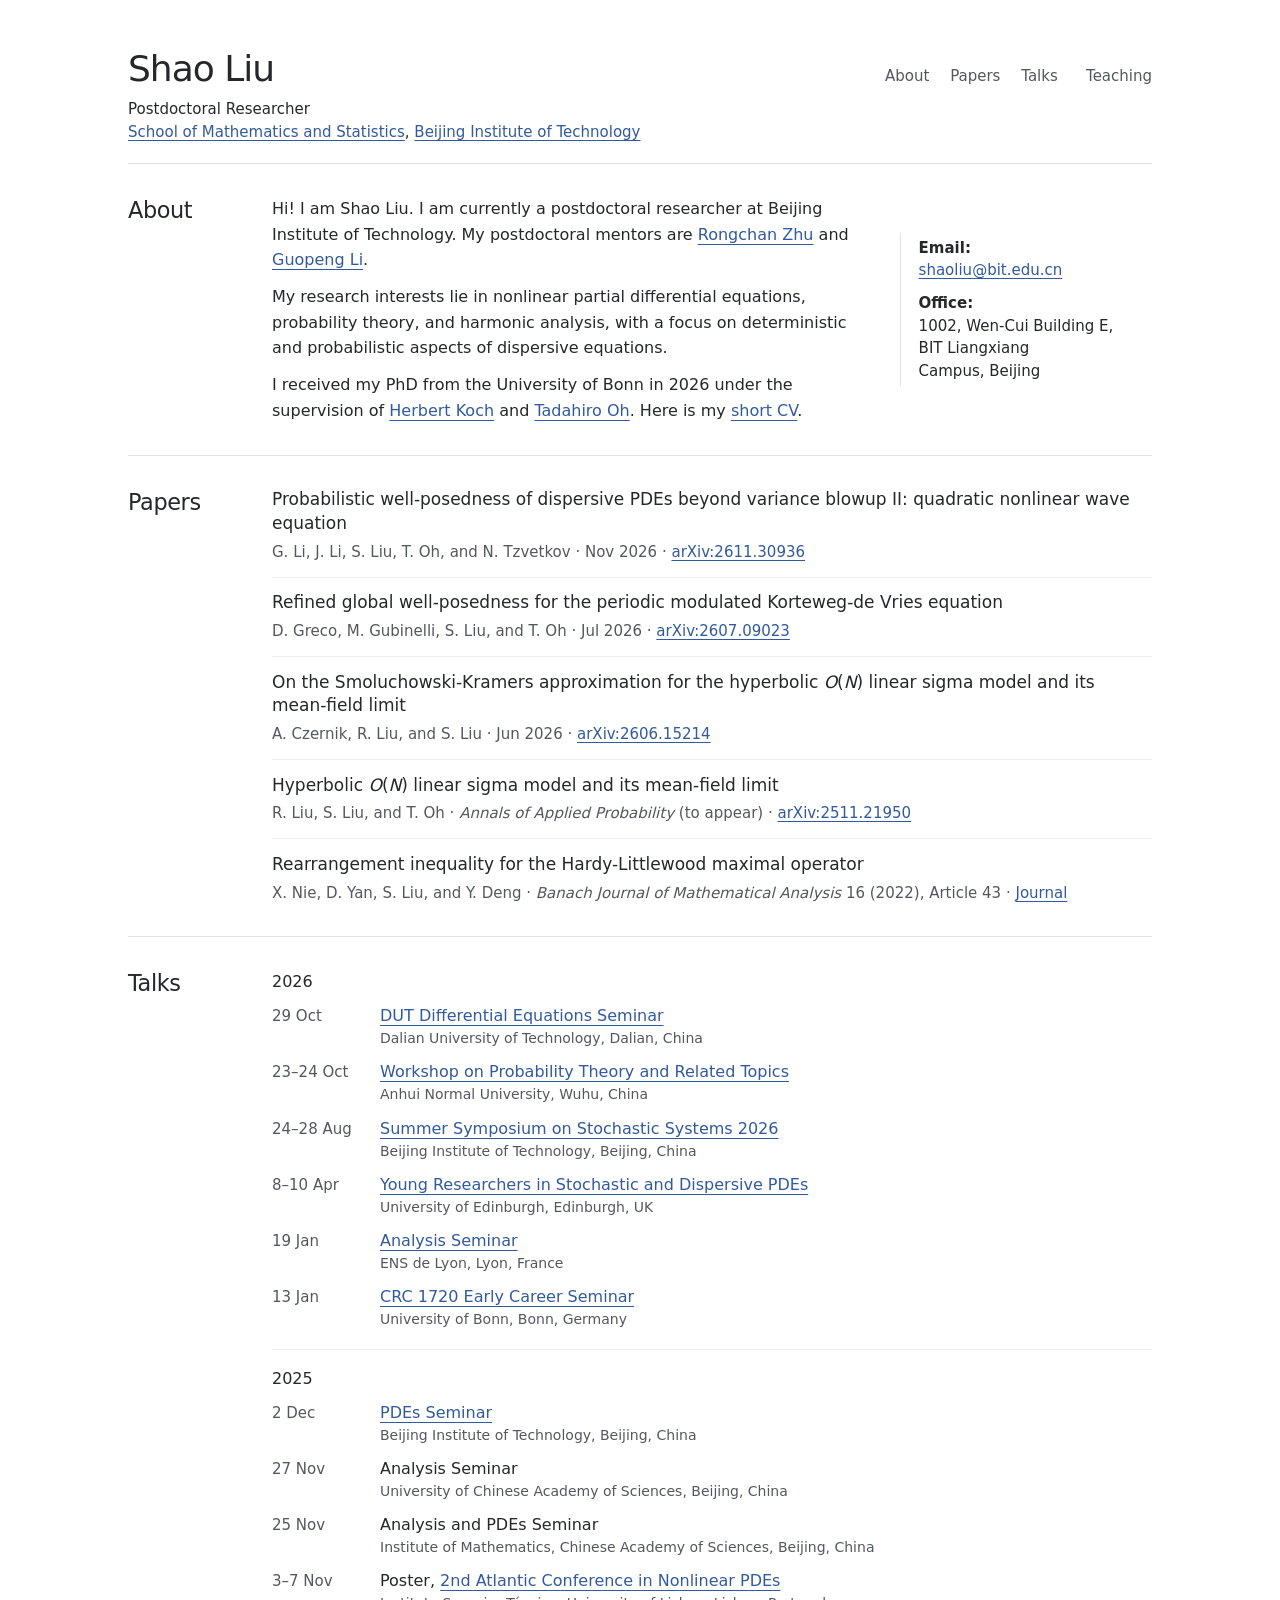
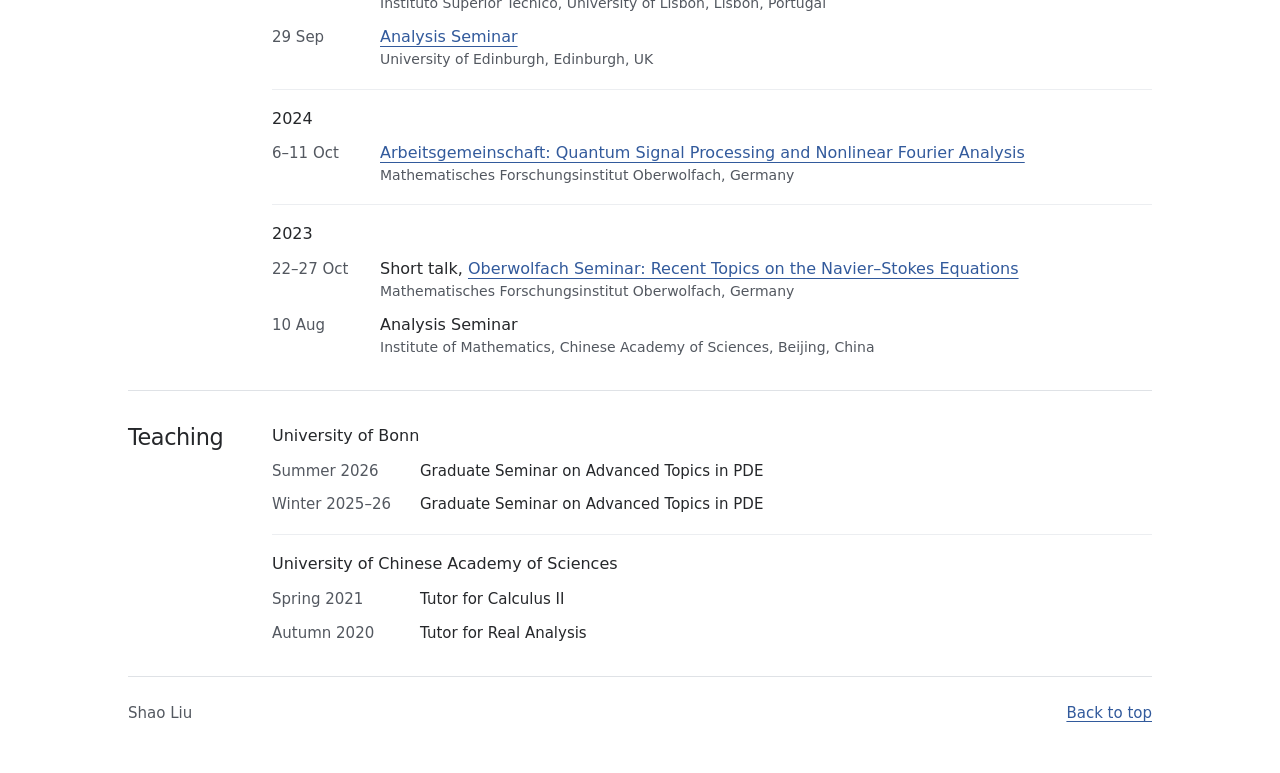
<file: index.html>
<!doctype html>
<html lang="en">
<head>
  <meta charset="utf-8">
  <meta name="viewport" content="width=device-width, initial-scale=1">
  <meta name="description" content="Shao Liu's academic homepage. Research in nonlinear partial differential equations, dispersive PDEs, and harmonic analysis.">
  <meta name="theme-color" content="#ffffff">
  <title>Shao Liu | Mathematics</title>
  <link rel="stylesheet" href="styles.css?v=9">
</head>
<body>
  <a class="skip-link" href="#main">Skip to content</a>
  <header class="wrap site-header" id="top">
    <div class="identity">
      <h1>Shao Liu</h1>
      <p class="affiliation">
        <strong>Postdoctoral Researcher</strong><br>
        <a href="https://math.bit.edu.cn/en/">School of Mathematics and Statistics</a>,
        <a href="https://english.bit.edu.cn/">Beijing Institute of Technology</a>
      </p>
    </div>
    <nav class="site-nav" aria-label="Main navigation">
      <a href="#research">About</a>
      <a href="#papers">Papers</a>
      <a href="#talks">Talks</a>
      <a href="#teaching">Teaching</a>
    </nav>
  </header>

  <main class="wrap" id="main" tabindex="-1">
    <section class="introduction" id="research" aria-labelledby="about-title">
      <h2 id="about-title">About</h2>
      <div class="bio">
        <p>
          Hi! I am Shao Liu. I am currently a postdoctoral researcher at Beijing Institute of Technology.
          My postdoctoral mentors are
          <a href="https://rongchanzhu.github.io/">Rongchan Zhu</a> and <a href="https://guopengli-11.github.io/">Guopeng Li</a>.
        </p>
        <p>My research interests lie in nonlinear partial differential equations, probability theory, and harmonic analysis, with a focus on deterministic and probabilistic aspects of dispersive equations.</p>
        <p id="cv">
          I received my PhD from the University of Bonn in 2026 under the supervision of
          <a href="https://www.math.uni-bonn.de/~koch/">Herbert Koch</a> and <a href="https://webhomes.maths.ed.ac.uk/~toh/">Tadahiro Oh</a>.
          Here is my <a href="cv.html">short CV</a>.
        </p>
      </div>
      <dl class="contact" aria-label="Contact details">
        <div>
          <dt>Email:</dt>
          <dd><a href="mailto:shaoliu@bit.edu.cn">shaoliu@bit.edu.cn</a></dd>
        </div>
        <div>
          <dt>Office:</dt>
          <dd>1002, Wen-Cui Building E,<br>BIT Liangxiang Campus, Beijing</dd>
        </div>
      </dl>
    </section>

    <section class="content-section" id="papers" aria-labelledby="papers-title">
      <h2 id="papers-title">Papers</h2>
      <ul class="paper-list" role="list">
        <li>
          <h3>Probabilistic well-posedness of dispersive PDEs beyond variance blowup II: quadratic nonlinear wave equation</h3>
          <p class="paper-meta">
            <span class="authors">G. Li, J. Li, S. Liu, T. Oh, and N. Tzvetkov</span>
            <span class="paper-reference"><time datetime="2026-11">Nov 2026</time><span class="paper-separator"> · </span><a href="https://arxiv.org/abs/2611.30936">arXiv:2611.30936</a></span>
          </p>
        </li>
        <li>
          <h3>Refined global well-posedness for the periodic modulated Korteweg-de Vries equation</h3>
          <p class="paper-meta">
            <span class="authors">D. Greco, M. Gubinelli, S. Liu, and T. Oh</span>
            <span class="paper-reference"><time datetime="2026-07">Jul 2026</time><span class="paper-separator"> · </span><a href="https://arxiv.org/abs/2607.09023">arXiv:2607.09023</a></span>
          </p>
        </li>
        <li>
          <h3>On the Smoluchowski-Kramers approximation for the hyperbolic <i>O</i>(<i>N</i>) linear sigma model and its mean-field limit</h3>
          <p class="paper-meta">
            <span class="authors">A. Czernik, R. Liu, and S. Liu</span>
            <span class="paper-reference"><time datetime="2026-06">Jun 2026</time><span class="paper-separator"> · </span><a href="https://arxiv.org/abs/2606.15214">arXiv:2606.15214</a></span>
          </p>
        </li>
        <li>
          <h3>Hyperbolic <i>O</i>(<i>N</i>) linear sigma model and its mean-field limit</h3>
          <p class="paper-meta">
            <span class="authors">R. Liu, S. Liu, and T. Oh</span>
            <span class="paper-reference"><cite>Annals of Applied Probability</cite> (to appear)<span class="paper-separator"> · </span><a href="https://arxiv.org/abs/2511.21950">arXiv:2511.21950</a></span>
          </p>
        </li>
        <li>
          <h3>Rearrangement inequality for the Hardy-Littlewood maximal operator</h3>
          <p class="paper-meta">
            <span class="authors">X. Nie, D. Yan, S. Liu, and Y. Deng</span>
            <span class="paper-reference"><cite>Banach Journal of Mathematical Analysis</cite> 16 (2022), Article 43<span class="paper-separator"> · </span><a href="https://doi.org/10.1007/s43037-022-00197-3">Journal</a></span>
          </p>
        </li>
      </ul>
    </section>

    <section class="content-section" id="talks" aria-labelledby="talks-title">
      <h2 id="talks-title">Talks</h2>
      <div>
        <section class="timeline-group" aria-labelledby="talks-2026">
          <h3 id="talks-2026">2026</h3>
          <dl class="timeline">
            <div>
              <dt><time datetime="2026-10-29">29 Oct</time></dt>
              <dd>
                <a href="https://math.dlut.edu.cn/info/2051/107832.htm">DUT Differential Equations Seminar</a>
                <span class="talk-venue">Dalian University of Technology, Dalian, China</span>
              </dd>
            </div>
            <div>
              <dt><time datetime="2026-10-23">23</time>–<time datetime="2026-10-24">24 Oct</time></dt>
              <dd>
                <a href="https://www.ahnu.edu.cn/info/1107/197100.htm">Workshop on Probability Theory and Related Topics</a>
                <span class="talk-venue">Anhui Normal University, Wuhu, China</span>
              </dd>
            </div>
            <div>
              <dt><time datetime="2026-08-24">24</time>–<time datetime="2026-08-28">28 Aug</time></dt>
              <dd>
                <a href="https://zhenyao-sun.github.io/Events/SSSS2026/">Summer Symposium on Stochastic Systems 2026</a>
                <span class="talk-venue">Beijing Institute of Technology, Beijing, China</span>
              </dd>
            </div>
            <div>
              <dt><time datetime="2026-04-08">8</time>–<time datetime="2026-04-10">10 Apr</time></dt>
              <dd>
                <a href="https://sites.google.com/view/yrsdpde2026/home">Young Researchers in Stochastic and Dispersive PDEs</a>
                <span class="talk-venue">University of Edinburgh, Edinburgh, UK</span>
              </dd>
            </div>
            <div>
              <dt><time datetime="2026-01-19">19 Jan</time></dt>
              <dd>
                <a href="https://indico.math.cnrs.fr/event/15864/">Analysis Seminar</a>
                <span class="talk-venue">ENS de Lyon, Lyon, France</span>
              </dd>
            </div>
            <div>
              <dt><time datetime="2026-01-13">13 Jan</time></dt>
              <dd>
                <a href="https://math-events.uni-bonn.de/event/835/">CRC 1720 Early Career Seminar</a>
                <span class="talk-venue">University of Bonn, Bonn, Germany</span>
              </dd>
            </div>
          </dl>
        </section>
        <section class="timeline-group" aria-labelledby="talks-2025">
          <h3 id="talks-2025">2025</h3>
          <dl class="timeline">
            <div>
              <dt><time datetime="2025-12-02">2 Dec</time></dt>
              <dd>
                <a href="https://math.bit.edu.cn/docs/2025-12/b3d50b48efc94d1880ca1a3a28a2e492.pdf">PDEs Seminar</a>
                <span class="talk-venue">Beijing Institute of Technology, Beijing, China</span>
              </dd>
            </div>
            <div>
              <dt><time datetime="2025-11-27">27 Nov</time></dt>
              <dd>
                Analysis Seminar
                <span class="talk-venue">University of Chinese Academy of Sciences, Beijing, China</span>
              </dd>
            </div>
            <div>
              <dt><time datetime="2025-11-25">25 Nov</time></dt>
              <dd>
                Analysis and PDEs Seminar
                <span class="talk-venue">Institute of Mathematics, Chinese Academy of Sciences, Beijing, China</span>
              </dd>
            </div>
            <div>
              <dt><time datetime="2025-11-03">3</time>–<time datetime="2025-11-07">7 Nov</time></dt>
              <dd>
                Poster, <a href="https://sites.google.com/view/atlanticpdes/home">2nd Atlantic Conference in Nonlinear PDEs</a>
                <span class="talk-venue">Instituto Superior Técnico, University of Lisbon, Lisbon, Portugal</span>
              </dd>
            </div>
            <div>
              <dt><time datetime="2025-09-29">29 Sep</time></dt>
              <dd>
                <a href="https://blogs.ed.ac.uk/analysis/analysis-seminar/">Analysis Seminar</a>
                <span class="talk-venue">University of Edinburgh, Edinburgh, UK</span>
              </dd>
            </div>
          </dl>
        </section>
        <section class="timeline-group" aria-labelledby="talks-2024">
          <h3 id="talks-2024">2024</h3>
          <dl class="timeline">
            <div>
              <dt><time datetime="2024-10-06">6</time>–<time datetime="2024-10-11">11 Oct</time></dt>
              <dd>
                <a href="https://publications.mfo.de/handle/mfo/4262">Arbeitsgemeinschaft: Quantum Signal Processing and Nonlinear Fourier Analysis</a>
                <span class="talk-venue">Mathematisches Forschungsinstitut Oberwolfach, Germany</span>
              </dd>
            </div>
          </dl>
        </section>
        <section class="timeline-group" aria-labelledby="talks-2023">
          <h3 id="talks-2023">2023</h3>
          <dl class="timeline">
            <div>
              <dt><time datetime="2023-10-22">22</time>–<time datetime="2023-10-27">27 Oct</time></dt>
              <dd>
                Short talk, <a href="https://www.mfo.de/occasion/2343a/www_view">Oberwolfach Seminar: Recent Topics on the Navier–Stokes Equations</a>
                <span class="talk-venue">Mathematisches Forschungsinstitut Oberwolfach, Germany</span>
              </dd>
            </div>
            <div>
              <dt><time datetime="2023-08-10">10 Aug</time></dt>
              <dd>
                Analysis Seminar
                <span class="talk-venue">Institute of Mathematics, Chinese Academy of Sciences, Beijing, China</span>
              </dd>
            </div>
          </dl>
        </section>
      </div>
    </section>

    <section class="content-section" id="teaching" aria-labelledby="teaching-title">
      <h2 id="teaching-title">Teaching</h2>
      <div>
        <section class="timeline-group" aria-labelledby="bonn-teaching-title">
          <h3 id="bonn-teaching-title">University of Bonn</h3>
          <dl class="timeline">
            <div>
              <dt>Summer 2026</dt>
              <dd>Graduate Seminar on Advanced Topics in PDE</dd>
            </div>
            <div>
              <dt>Winter 2025–26</dt>
              <dd>Graduate Seminar on Advanced Topics in PDE</dd>
            </div>
          </dl>
        </section>
        <section class="timeline-group" aria-labelledby="ucas-teaching-title">
          <h3 id="ucas-teaching-title">University of Chinese Academy of Sciences</h3>
          <dl class="timeline">
            <div>
              <dt>Spring 2021</dt>
              <dd>Tutor for Calculus II</dd>
            </div>
            <div>
              <dt>Autumn 2020</dt>
              <dd>Tutor for Real Analysis</dd>
            </div>
          </dl>
        </section>
      </div>
    </section>
  </main>

  <footer class="site-footer">
    <div class="wrap footer-inner">
      <span>Shao Liu</span>
      <a href="#top">Back to top</a>
    </div>
  </footer>
</body>
</html>
</file>
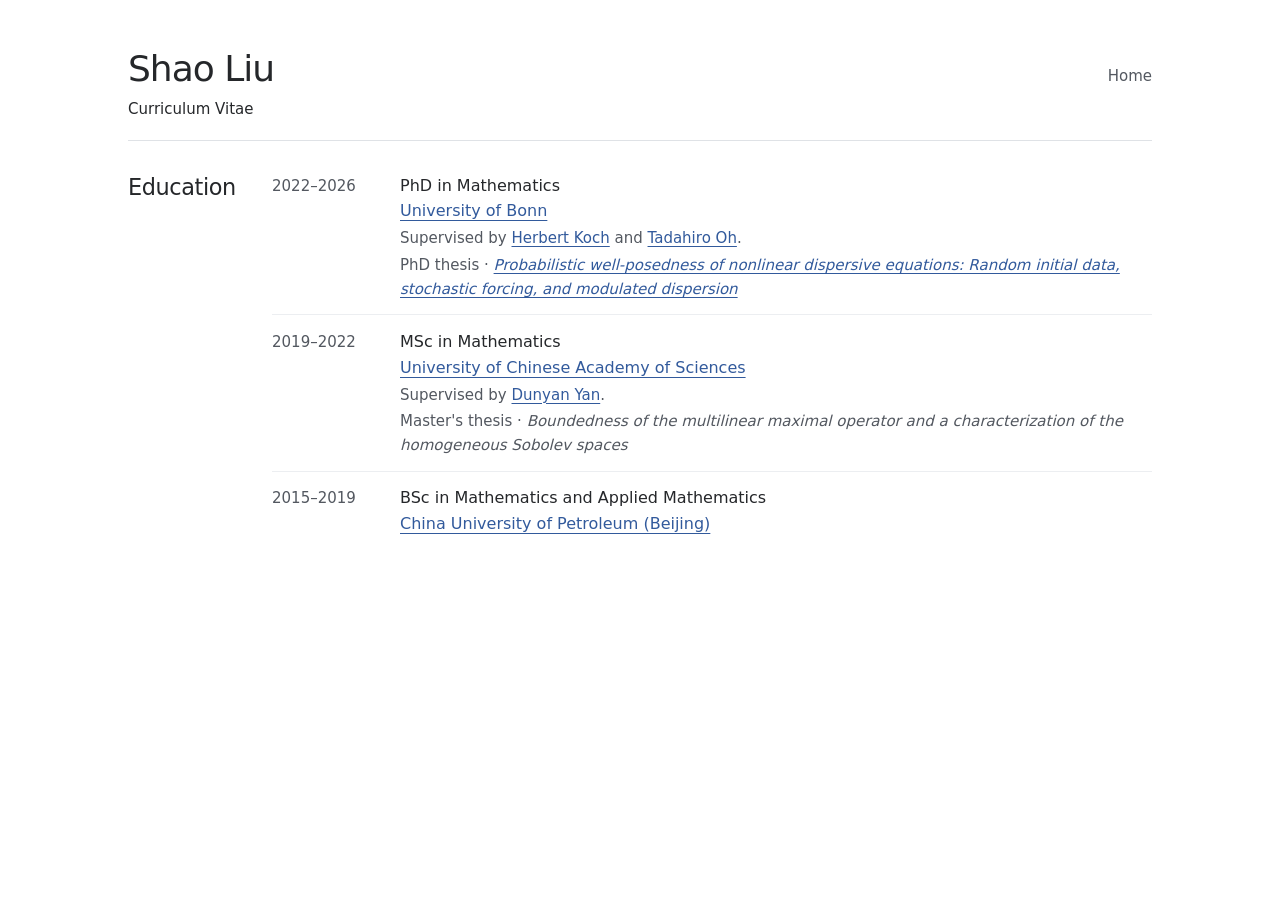
<file: cv.html>
<!doctype html>
<html lang="en">
<head>
  <meta charset="utf-8">
  <meta name="viewport" content="width=device-width, initial-scale=1">
  <meta name="description" content="Shao Liu's curriculum vitae and education.">
  <meta name="theme-color" content="#ffffff">
  <title>Shao Liu | Curriculum Vitae</title>
  <link rel="stylesheet" href="styles.css?v=7">
</head>
<body>
  <a class="skip-link" href="#main">Skip to content</a>
  <header class="wrap site-header">
    <div class="identity">
      <h1>Shao Liu</h1>
      <p class="affiliation">Curriculum Vitae</p>
    </div>
    <nav class="site-nav" aria-label="Main navigation">
      <a href="index.html">Home</a>
    </nav>
  </header>

  <main class="wrap" id="main" tabindex="-1">
    <section class="content-section education" aria-labelledby="education-title">
      <h2 id="education-title">Education</h2>
      <dl class="timeline">
        <div>
          <dt>2022–2026</dt>
          <dd>
            <h3>PhD in Mathematics</h3>
            <p><a href="https://www.uni-bonn.de/en">University of Bonn</a></p>
            <p class="education-detail">Supervised by <a href="https://www.math.uni-bonn.de/~koch/">Herbert Koch</a> and <a href="https://webhomes.maths.ed.ac.uk/~toh/">Tadahiro Oh</a>.</p>
            <p class="education-detail">
              PhD thesis ·
              <cite><a href="https://bonndoc.ulb.uni-bonn.de/xmlui/handle/20.500.11811/14401">Probabilistic well-posedness of nonlinear dispersive equations: Random initial data, stochastic forcing, and modulated dispersion</a></cite>
            </p>
          </dd>
        </div>
        <div>
          <dt>2019–2022</dt>
          <dd>
            <h3>MSc in Mathematics</h3>
            <p><a href="https://english.ucas.ac.cn/">University of Chinese Academy of Sciences</a></p>
            <p class="education-detail">Supervised by <a href="https://people.ucas.ac.cn/~yandunyan">Dunyan Yan</a>.</p>
            <p class="education-detail">
              Master's thesis ·
              <cite>Boundedness of the multilinear maximal operator and a characterization of the homogeneous Sobolev spaces</cite>
            </p>
          </dd>
        </div>
        <div>
          <dt>2015–2019</dt>
          <dd>
            <h3>BSc in Mathematics and Applied Mathematics</h3>
            <p><a href="https://www.cup.edu.cn/english/">China University of Petroleum (Beijing)</a></p>
          </dd>
        </div>
      </dl>
    </section>
  </main>
</body>
</html>
</file>
<file: styles.css>
:root {
  color-scheme: light;
  --paper: #fff;
  --ink: #25272a;
  --muted: #535860;
  --line: #dfe2e6;
  --detail-line: #eceef1;
  --accent: #325a9c;
  --accent-hover: #28467c;
  --sans: system-ui, -apple-system, BlinkMacSystemFont, "Segoe UI", sans-serif;
  --gutter: clamp(1.125rem, 5vw, 3.5rem);
  --aside: 15.5rem;
  --section-space: clamp(1.45rem, 3.3vw, 2rem);
  --heading-gap: clamp(0.7rem, 1.55vw, 0.95rem);
  --section-rail: 7.25rem;
  --section-column-gap: 1.75rem;
  --entry-space: 0.85rem;
}

html {
  -webkit-text-size-adjust: 100%;
  text-size-adjust: 100%;
}

*, *::before, *::after {
  box-sizing: border-box;
}

body {
  margin: 0;
  background: var(--paper);
  color: var(--ink);
  font: 1rem/1.6 var(--sans);
}

a {
  color: var(--accent);
  text-decoration-thickness: 1px;
  text-underline-offset: 0.22em;
}

a:hover {
  color: var(--accent-hover);
}

a:focus-visible {
  outline: 2px solid var(--accent);
  outline-offset: 3px;
}

h1, h2, h3, p, dl, dd {
  margin: 0;
}

.wrap {
  width: calc(100% - 2 * var(--gutter));
  max-width: 54rem;
  margin-inline: auto;
}

.skip-link {
  position: absolute;
  z-index: 2;
  inset-block-start: 0.75rem;
  inset-inline-start: var(--gutter);
  transform: translateY(calc(-100% - 1rem));
  padding: 0.5rem 1rem;
  background: var(--paper);
}

.skip-link:focus {
  transform: translateY(0);
}

.site-header {
  display: grid;
  grid-template-columns: minmax(0, 1fr);
  gap: 0.75rem 1.5rem;
  padding-block: clamp(1.75rem, 4vw, 3rem) 0;
  border-bottom: 1px solid var(--line);
}

.identity {
  min-width: 0;
}

.site-nav {
  display: flex;
  flex-wrap: wrap;
  column-gap: clamp(0.75rem, 2.4vw, 1.3rem);
}

.site-nav a, .footer-inner {
  font-size: 0.9375rem;
  font-weight: 500;
}

.site-nav a {
  display: inline-flex;
  align-items: center;
  min-height: 2.75rem;
  min-width: 2.75rem;
  color: var(--muted);
  text-decoration: none;
}

.site-nav a:hover {
  color: var(--accent);
  text-decoration: underline;
}

.introduction {
  display: grid;
  grid-template-columns: minmax(0, 1fr);
  row-gap: var(--heading-gap);
  padding-block: var(--section-space);
  scroll-margin-top: 1rem;
}

.introduction > h2 {
  grid-column: 1 / -1;
  margin-bottom: 0;
}

h1 {
  font-size: clamp(1.9rem, 3.4vw, 2.25rem);
  font-weight: 450;
  letter-spacing: -0.028em;
  line-height: 1.15;
}

.affiliation {
  margin-top: 0.55rem;
  font-size: 0.9375rem;
  line-height: 1.55;
  text-wrap: pretty;
}

.affiliation strong {
  font-weight: 500;
}

.bio {
  max-width: 64ch;
}

.bio p + p {
  margin-top: 0.7rem;
}

.contact {
  display: grid;
  align-content: start;
  gap: 0.35rem;
  font-size: 0.9375rem;
  line-height: 1.5;
}

.contact > div {
  display: grid;
  grid-template-columns: 3.35rem minmax(0, 1fr);
  gap: 0.5rem;
}

.contact dt {
  font-weight: 600;
}

.contact dd {
  overflow-wrap: anywhere;
  text-wrap: pretty;
}

.content-section {
  padding-block: var(--section-space);
  border-top: 1px solid var(--line);
  scroll-margin-top: 1rem;
}

h2 {
  margin-bottom: var(--heading-gap);
  font-size: clamp(1.25rem, 2.2vw, 1.4rem);
  font-weight: 450;
  letter-spacing: -0.018em;
  line-height: 1.25;
}

.paper-list {
  display: grid;
  gap: var(--entry-space);
  margin: 0;
  padding: 0;
  list-style: none;
}

.paper-list li + li, .education .timeline > div + div {
  border-top: 1px solid var(--detail-line);
  padding-top: var(--entry-space);
}

.paper-list h3 {
  font-size: clamp(1rem, 1.75vw, 1.0625rem);
  font-weight: 500;
  line-height: 1.4;
  overflow-wrap: anywhere;
}

.paper-meta, .timeline dt {
  color: var(--muted);
  font-size: 0.9375rem;
  line-height: 1.5;
}

.paper-meta {
  display: flex;
  flex-wrap: wrap;
  align-items: baseline;
  gap: 0.15rem 0.85rem;
  margin-top: 0.3rem;
  overflow-wrap: anywhere;
}

.paper-reference {
  font-variant-numeric: tabular-nums;
}

.paper-separator, .paper-reference::before {
  white-space: pre;
}

.timeline-group + .timeline-group {
  margin-top: 1.5rem;
}

.timeline-group h3 {
  margin-bottom: 0.45rem;
  font-size: 1rem;
  font-weight: 600;
}

.timeline {
  display: grid;
  gap: 0.55rem;
}

#talks .timeline {
  --date-width: 5.75rem;
  gap: 0.7rem;
}

#talks .timeline-group + .timeline-group, #teaching .timeline-group + .timeline-group {
  margin-top: 1.15rem;
  padding-top: 1rem;
  border-top: 1px solid var(--detail-line);
}

#talks .timeline-group h3 {
  margin-bottom: 0.6rem;
  font-weight: 500;
  font-variant-numeric: tabular-nums;
}

#talks .timeline dt {
  white-space: nowrap;
}

#talks .timeline dd {
  line-height: 1.5;
}

.talk-venue {
  display: block;
  color: var(--muted);
  font-size: 0.875rem;
}

#teaching {
  --course-gap: 0.7rem;
}

#teaching .timeline-group h3 {
  margin-bottom: var(--course-gap);
  font-weight: 500;
}

#teaching .timeline {
  --date-width: 8.25rem;
  gap: var(--course-gap);
}

#teaching .timeline dt {
  white-space: nowrap;
}

#teaching .timeline dd {
  font-size: 0.9375rem;
  line-height: 1.5;
}

.timeline > div {
  display: grid;
  grid-template-columns: var(--date-width, 7rem) minmax(0, 1fr);
  gap: 1rem;
  align-items: baseline;
}

.timeline dt {
  font-variant-numeric: tabular-nums;
  font-weight: 500;
}

.timeline dd {
  text-wrap: pretty;
}

.education {
  border-top: 0;
}

.education .timeline {
  gap: var(--entry-space);
}

.education h3 {
  font-size: 1rem;
  font-weight: 500;
}

.education-detail {
  margin-top: 0.15rem;
  color: var(--muted);
  font-size: 0.9375rem;
}

.footer-inner {
  display: flex;
  flex-wrap: wrap;
  align-items: baseline;
  gap: 0.4rem 1rem;
  border-top: 1px solid var(--line);
  padding-block: clamp(1rem, 1.9vw, 1.5rem) clamp(2rem, 4vw, 3rem);
  color: var(--muted);
}

.footer-inner a {
  margin-inline-start: auto;
}

@media (min-width: 46rem) {
  .introduction {
    grid-template-columns: minmax(0, 1fr) minmax(min(var(--aside), 40%), 0.43fr);
    align-items: center;
    column-gap: clamp(1.35rem, 4vw, 2.5rem);
  }

  .contact {
    align-self: center;
    align-content: center;
    gap: 0.65rem;
    border-inline-start: 1px solid var(--line);
    padding-inline-start: 1.1rem;
    padding-block: 0.25rem;
  }

  .contact > div {
    display: block;
  }
}

@media screen and (min-width: 54rem) {
  .site-header {
    grid-template-columns: minmax(0, 1fr) auto;
    align-items: baseline;
    padding-bottom: 1.15rem;
  }

  .paper-meta {
    column-gap: 0;
  }

  .paper-reference::before {
    content: " · ";
  }
}

@media screen and (min-width: 70rem) and (hover: hover) and (pointer: fine) {
  .wrap {
    max-width: 64rem;
  }

  .introduction, .content-section {
    display: grid;
    align-items: start;
    column-gap: var(--section-column-gap);
  }

  .content-section {
    grid-template-columns: var(--section-rail) minmax(0, 1fr);
  }

  .introduction {
    grid-template-columns: var(--section-rail) minmax(0, 1fr) minmax(min(var(--aside), 32%), 0.42fr);
  }

  .introduction > h2, .content-section > h2 {
    grid-column: 1;
    margin-bottom: 0;
  }
}

@media (max-width: 34rem) {
  .site-nav {
    display: grid;
    grid-template-columns: repeat(auto-fit, minmax(min(4.1rem, 100%), 1fr));
    column-gap: 0.4rem;
  }

  .timeline > div {
    grid-template-columns: minmax(0, 1fr);
    gap: 0.05rem;
  }

  .timeline {
    gap: 0.7rem;
  }

  .paper-meta {
    flex-direction: column;
    align-items: flex-start;
  }
}

@media print {
  :root {
    --heading-gap: 0.7rem;
  }

  .site-nav, .site-footer, .skip-link {
    display: none;
  }

  .wrap {
    width: 100%;
  }

  .site-header {
    border-bottom: 0;
    padding-top: 0;
  }

  .introduction, .content-section {
    padding-block: 1.2rem;
  }

  .introduction {
    grid-template-columns: minmax(0, 1fr);
  }

  .contact {
    border-inline-start: 0;
    padding-inline-start: 0;
  }

  h1 {
    font-size: 2rem;
  }

  h2 {
    font-size: 1.4rem;
  }

  .paper-list li, .timeline > div {
    break-inside: avoid;
  }
}
</file>
